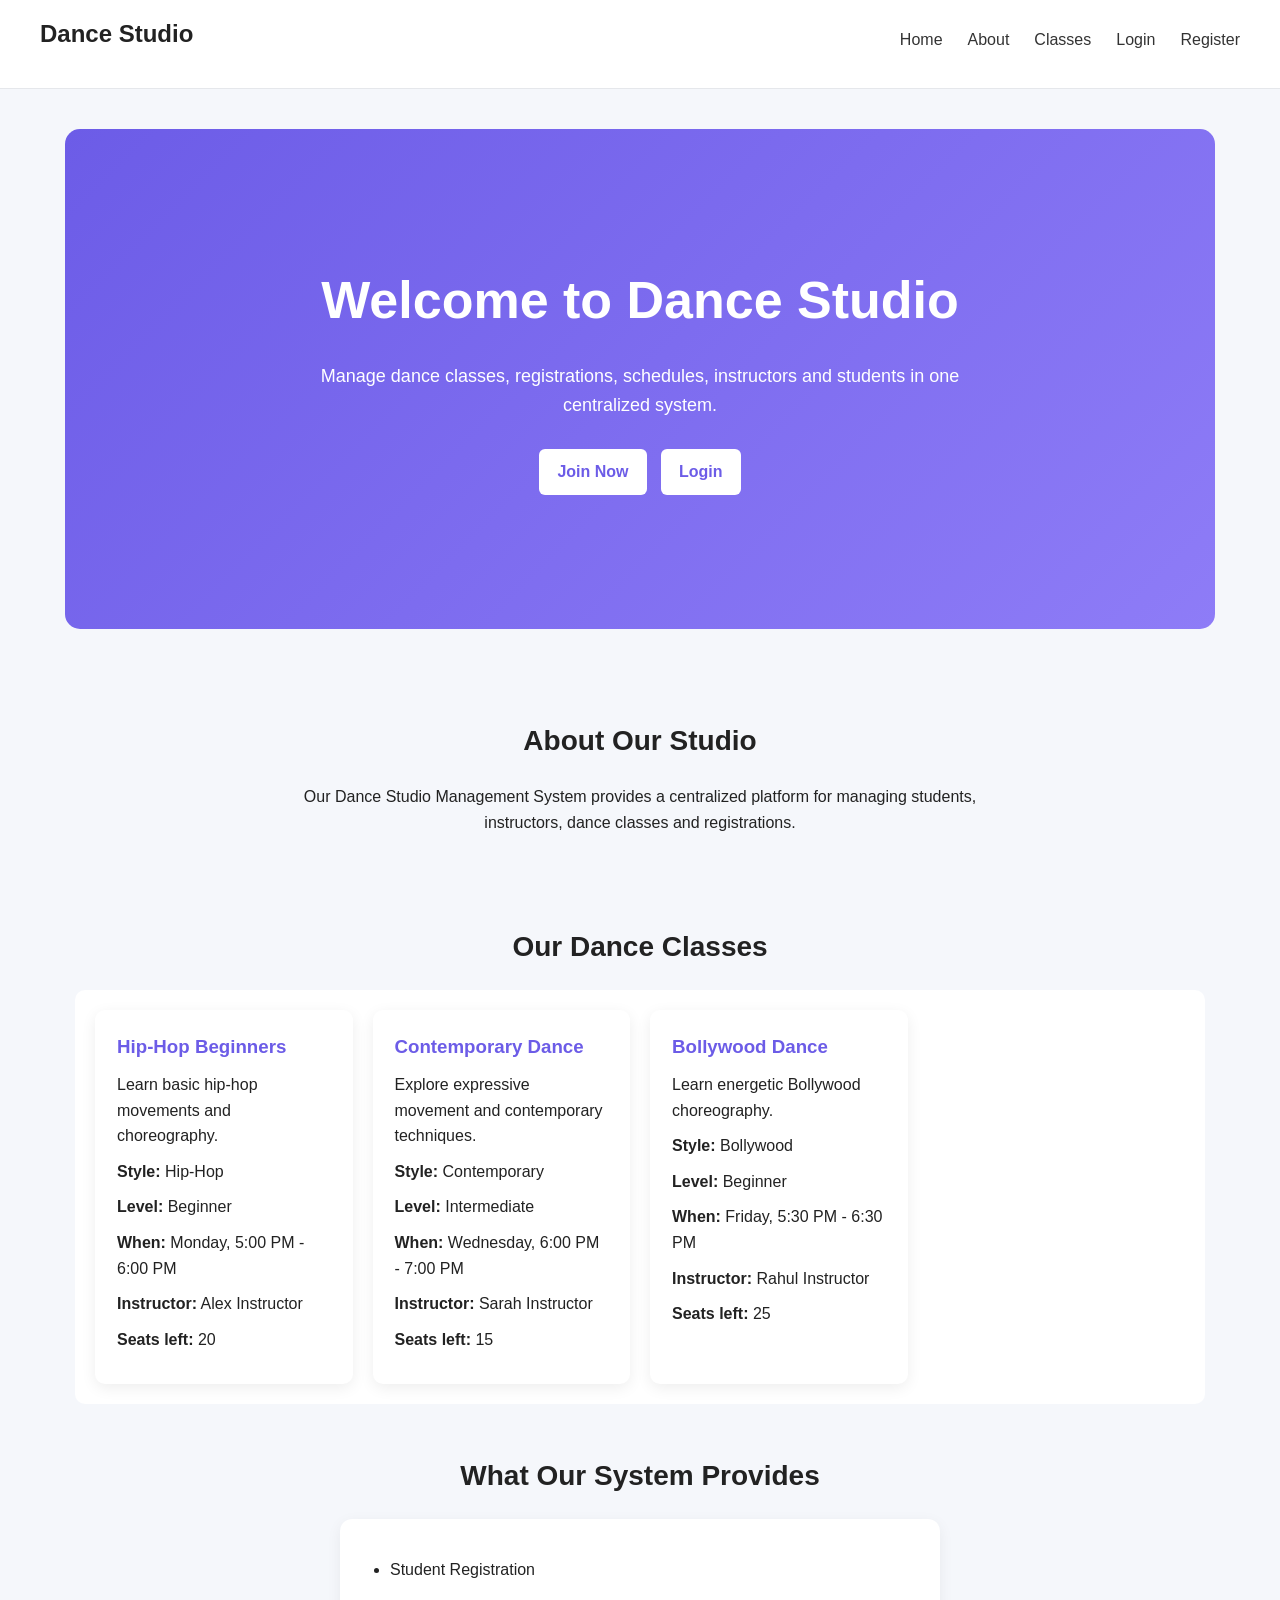
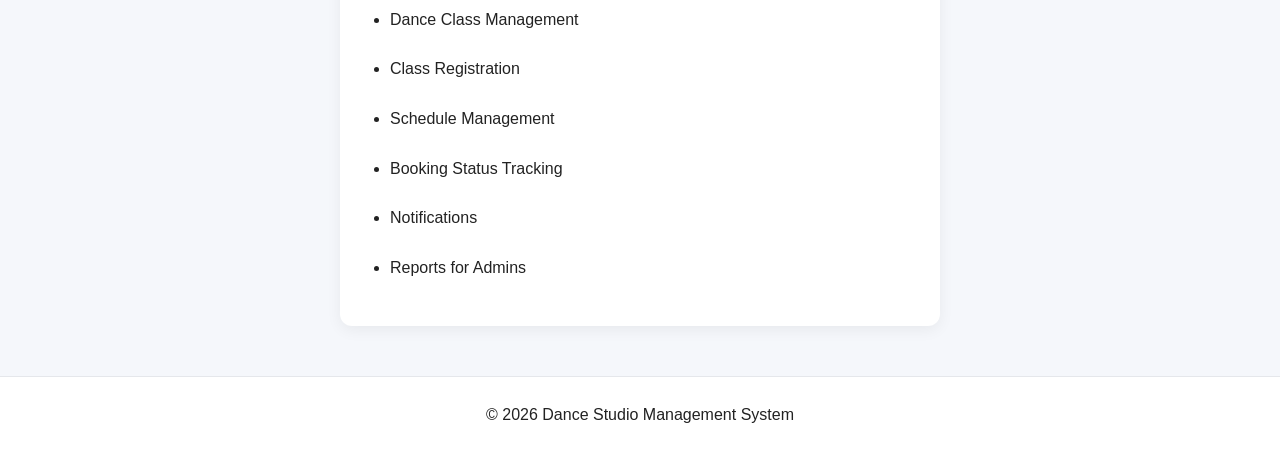
<file: index.html>
<!DOCTYPE html>
<html lang="en">

<head>
    <meta charset="UTF-8">
    <meta name="viewport" content="width=device-width, initial-scale=1.0">

    <link rel="stylesheet" href="css/style.css">

    <title>Dance Studio Management</title>
</head>

<body>

    <!-- Navigation Bar -->
    <header>
        <nav>
            <h2>Dance Studio</h2>

            <ul>
                <li><a href="index.html">Home</a></li>
                <li><a href="#about">About</a></li>
                <li><a href="#classes">Classes</a></li>

                <li class="guest-only"><a href="login.html">Login</a></li>
                <li class="guest-only"><a href="register.html">Register</a></li>

                <li class="user-only" hidden>
                    <a href="login.html" class="dashboard-link">Dashboard</a>
                </li>
                <li class="user-only" hidden>
                    <a href="#" onclick="logoutUser()">Logout</a>
                </li>
            </ul>
        </nav>
    </header>


    <main>

        <!-- Hero Section -->
        <section id="home" class="hero">

            <h1>Welcome to Dance Studio</h1>

            <p>
                Manage dance classes, registrations, schedules,
                instructors and students in one centralized system.
            </p>

            <div>
                <a href="register.html" class="btn guest-only">Join Now</a>
                <a href="login.html" class="btn guest-only">Login</a>
                <a href="login.html" class="btn user-only dashboard-link" hidden>Go to Dashboard</a>
            </div>

        </section>


        <!-- About Section -->
        <section id="about" class="about-section">

            <h2>About Our Studio</h2>

            <p>
                Our Dance Studio Management System provides a
                centralized platform for managing students,
                instructors, dance classes and registrations.
            </p>

        </section>


        <!-- Classes Section (built from the real classes) -->
        <section id="classes" class="classes-section">

            <h2>Our Dance Classes</h2>

            <div id="homeClasses" class="home-class-grid">
                <!-- JavaScript adds the classes here -->
            </div>

        </section>


        <!-- Features Section -->
        <section id="features" class="features-section">

            <h2>What Our System Provides</h2>

            <ul>
                <li>Student Registration</li>
                <li>Dance Class Management</li>
                <li>Class Registration</li>
                <li>Schedule Management</li>
                <li>Booking Status Tracking</li>
                <li>Notifications</li>
                <li>Reports for Admins</li>
            </ul>

        </section>

    </main>


    <!-- Footer -->
    <footer>

        <p>
            &copy; 2026 Dance Studio Management System
        </p>

    </footer>


    <!-- JavaScript -->
    <script src="js/data.js"></script>
    <script src="js/auth.js"></script>
    <script src="js/ui.js"></script>
    <script src="js/home.js"></script>

</body>

</html>
</file>
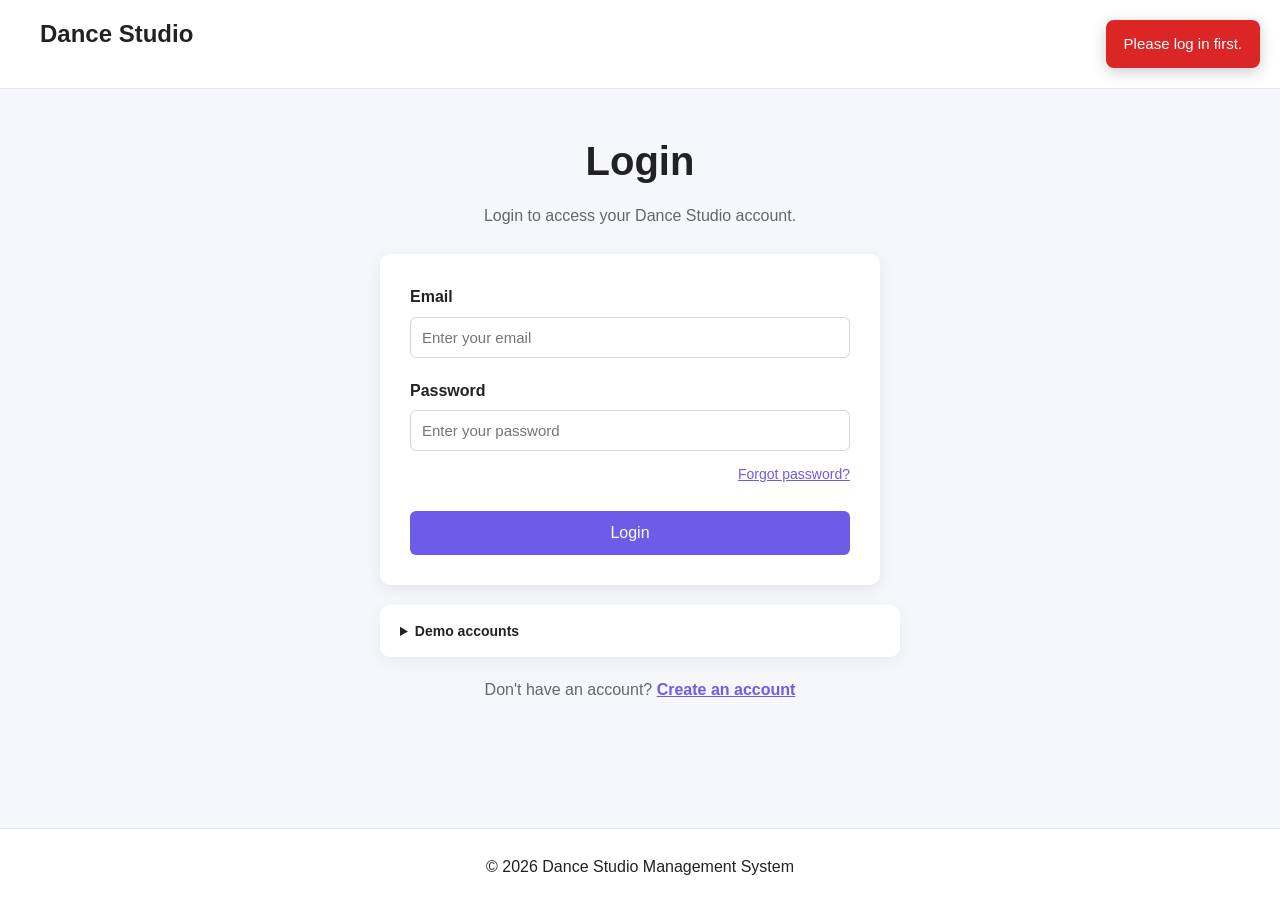
<file: admin.html>
<!DOCTYPE html>
<html lang="en">

<head>

    <meta charset="UTF-8">
    <meta name="viewport" content="width=device-width, initial-scale=1.0">

    <link rel="stylesheet" href="css/style.css">

    <title>Admin Dashboard | Dance Studio</title>

</head>


<body>


<header>

    <nav>

        <h2>Dance Studio</h2>

        <ul>
            <li><a href="admin.html">Dashboard</a></li>
            <li><a href="#users">Users</a></li>
            <li><a href="#classes">Classes</a></li>
            <li><a href="#registrations">Registrations</a></li>
            <li><a href="#reports">Reports</a></li>
            <li>
                <a href="#notifications">
                    Notifications
                    <span id="notificationBadge" class="count-badge" hidden></span>
                </a>
            </li>
            <li><a href="change-password.html">Change Password</a></li>
            <li><a href="#" onclick="logoutUser()">Logout</a></li>
        </ul>

    </nav>

</header>


<main class="dashboard-page">


    <!-- HEADER -->

    <section class="dashboard-header">

        <h1>Admin Dashboard</h1>

        <p>
            Manage users, classes, registrations and studio operations.
        </p>

    </section>


    <!-- STATISTICS -->

    <section class="stats-section">

        <h2>Studio Overview</h2>

        <div class="stats-grid">

            <div>
                <h3 id="statStudents">0</h3>
                <p>Total Students</p>
            </div>

            <div>
                <h3 id="statInstructors">0</h3>
                <p>Instructors</p>
            </div>

            <div>
                <h3 id="statClasses">0</h3>
                <p>Active Classes</p>
            </div>

            <div>
                <h3 id="statPending">0</h3>
                <p>Pending Registrations</p>
            </div>

        </div>

    </section>


    <!-- USERS -->

    <section id="users">

        <h2>User Management</h2>

        <div class="toolbar">

            <div>
                <label for="userSearch">Search</label>
                <input
                    type="search"
                    id="userSearch"
                    placeholder="Search by name or email..."
                    oninput="renderUsers()"
                >
            </div>

            <div>
                <label for="userRoleFilter">Role</label>
                <select id="userRoleFilter" onchange="renderUsers()">
                    <option value="">All Roles</option>
                    <option value="student">Student</option>
                    <option value="instructor">Instructor</option>
                    <option value="admin">Admin</option>
                </select>
            </div>

        </div>

        <div class="table-container">

            <table>

                <thead>
                    <tr>
                        <th>Name</th>
                        <th>Email</th>
                        <th>Role</th>
                        <th>Status</th>
                        <th>Actions</th>
                    </tr>
                </thead>

                <tbody id="adminUserTable">
                    <!-- JavaScript adds users here -->
                </tbody>

            </table>

        </div>

    </section>


    <!-- CLASS MANAGEMENT -->

    <section id="classes">

        <h2>Class Management</h2>

        <!-- ADD / EDIT CLASS FORM -->

        <div class="class-form" id="classFormBox">

            <h3 id="classFormTitle">Add New Dance Class</h3>

            <div class="form-grid">

                <div>
                    <label for="className">Class Name</label>
                    <input type="text" id="className" placeholder="Example: Salsa Beginners">
                </div>

                <div>
                    <label for="classStyle">Dance Style</label>
                    <input type="text" id="classStyle" list="styleList" placeholder="Example: Salsa">
                    <datalist id="styleList">
                        <option value="Hip-Hop">
                        <option value="Contemporary">
                        <option value="Bollywood">
                        <option value="Classical">
                        <option value="Salsa">
                    </datalist>
                </div>

                <div>
                    <label for="classInstructor">Instructor</label>
                    <select id="classInstructor">
                        <option value="">Select Instructor</option>
                    </select>
                </div>

                <div>
                    <label for="classLevel">Level</label>
                    <select id="classLevel">
                        <option value="">Select Level</option>
                        <option value="Beginner">Beginner</option>
                        <option value="Intermediate">Intermediate</option>
                        <option value="Advanced">Advanced</option>
                    </select>
                </div>

                <div>
                    <label for="classDay">Day</label>
                    <select id="classDay">
                        <option value="">Select Day</option>
                        <option value="Monday">Monday</option>
                        <option value="Tuesday">Tuesday</option>
                        <option value="Wednesday">Wednesday</option>
                        <option value="Thursday">Thursday</option>
                        <option value="Friday">Friday</option>
                        <option value="Saturday">Saturday</option>
                        <option value="Sunday">Sunday</option>
                    </select>
                </div>

                <div>
                    <label for="classCapacity">Capacity</label>
                    <input type="number" id="classCapacity" min="1" step="1" placeholder="Example: 20">
                </div>

                <div>
                    <label for="classStart">Start Time</label>
                    <input type="time" id="classStart">
                </div>

                <div>
                    <label for="classEnd">End Time</label>
                    <input type="time" id="classEnd">
                </div>

                <div class="form-wide">
                    <label for="classDescription">Description (optional)</label>
                    <input type="text" id="classDescription" placeholder="Short description of the class">
                </div>

            </div>

            <button type="button" id="classSubmitButton" onclick="handleSubmitClassForm()">
                Add Class
            </button>

            <button type="button" id="classCancelButton" class="btn-secondary" onclick="resetClassForm()" hidden>
                Cancel Edit
            </button>

        </div>


        <!-- CLASS TABLE -->

        <h3>Existing Classes</h3>

        <div class="toolbar">

            <div>
                <label for="classSearch">Search</label>
                <input
                    type="search"
                    id="classSearch"
                    placeholder="Search by class, style, instructor..."
                    oninput="renderClasses()"
                >
            </div>

        </div>

        <div class="table-container">

            <table>

                <thead>
                    <tr>
                        <th>Class Name</th>
                        <th>Style</th>
                        <th>Level</th>
                        <th>Instructor</th>
                        <th>Schedule</th>
                        <th>Seats</th>
                        <th>Actions</th>
                    </tr>
                </thead>

                <tbody id="adminClassTable">
                    <!-- JavaScript adds classes here -->
                </tbody>

            </table>

        </div>

    </section>


    <!-- REGISTRATIONS -->

    <section id="registrations">

        <h2>Registration Requests</h2>

        <div class="toolbar">

            <div>
                <label for="registrationSearch">Search</label>
                <input
                    type="search"
                    id="registrationSearch"
                    placeholder="Search by student, class, instructor..."
                    oninput="renderRegistrations()"
                >
            </div>

            <div>
                <label for="registrationStatusFilter">Status</label>
                <select id="registrationStatusFilter" onchange="renderRegistrations()">
                    <option value="">All Statuses</option>
                    <option value="Pending">Pending</option>
                    <option value="Approved">Approved</option>
                    <option value="Rejected">Rejected</option>
                    <option value="Cancelled">Cancelled</option>
                </select>
            </div>

        </div>

        <div class="table-container">

            <table>

                <thead>
                    <tr>
                        <th>Student</th>
                        <th>Class</th>
                        <th>Instructor</th>
                        <th>Request Date</th>
                        <th>Status</th>
                        <th>Action</th>
                    </tr>
                </thead>

                <tbody id="adminRegistrationTable">
                    <!-- JavaScript adds registrations here -->
                </tbody>

            </table>

        </div>

    </section>


    <!-- REPORTS -->

    <section id="reports">

        <h2>Basic Reports</h2>

        <div class="report-card">
            <h3>Student Statistics</h3>
            <div id="studentReport"></div>
        </div>

        <div class="report-card">
            <h3>Class Statistics</h3>
            <div id="classReport"></div>
        </div>

        <div class="report-card">
            <h3>Registration Statistics</h3>
            <div id="registrationReport"></div>
        </div>

        <div class="report-card report-wide">
            <h3>Class Seat Usage</h3>
            <div id="usageReport"></div>
        </div>

    </section>


    <!-- NOTIFICATIONS -->

    <section id="notifications">

        <h2>Notifications</h2>

        <div class="notification-list">

            <button type="button" class="btn-small btn-secondary" onclick="handleMarkAllRead()">
                Mark all as read
            </button>

            <div id="notificationList">
                <!-- JavaScript adds notifications here -->
            </div>

        </div>

    </section>


</main>


<!-- EDIT USER DIALOG -->

<dialog id="userDialog">

    <form onsubmit="handleSaveUser(event)">

        <h3>Edit User</h3>

        <div>
            <label for="editUserEmail">Email</label>
            <input type="text" id="editUserEmail" disabled>
        </div>

        <div>
            <label for="editUserName">Name</label>
            <input type="text" id="editUserName" required>
        </div>

        <div>
            <label for="editUserRole">Role</label>
            <select id="editUserRole">
                <option value="student">Student</option>
                <option value="instructor">Instructor</option>
                <option value="admin">Admin</option>
            </select>
        </div>

        <div>
            <label for="editUserStatus">Status</label>
            <select id="editUserStatus">
                <option value="Active">Active</option>
                <option value="Inactive">Inactive</option>
                <option value="Pending">Pending</option>
            </select>
        </div>

        <button type="submit">Save Changes</button>

        <button type="button" class="btn-secondary" onclick="closeUserDialog()">
            Cancel
        </button>

    </form>

</dialog>


<!-- TEMPORARY PASSWORD DIALOG -->

<dialog id="tempPasswordDialog">

    <h3>Password Reset</h3>

    <p>
        New temporary password for
        <strong id="tempPasswordUser"></strong>:
    </p>

    <p class="reset-code" id="tempPasswordValue"></p>

    <p>
        This is shown only once. Give it to the user and ask them
        to change it from <strong>Change Password</strong> after logging in.
    </p>

    <button type="button" onclick="closeTempPasswordDialog()">Done</button>

</dialog>


<footer>

    <p>&copy; 2026 Dance Studio Management System</p>

</footer>


<!-- JAVASCRIPT -->

<script src="js/data.js"></script>
<script src="js/auth.js"></script>
<script src="js/ui.js"></script>
<script src="js/admin.js"></script>

<script>

    if (protectPage("admin")) {

        initializeAdminDashboard();

    }

</script>


</body>

</html>
</file>
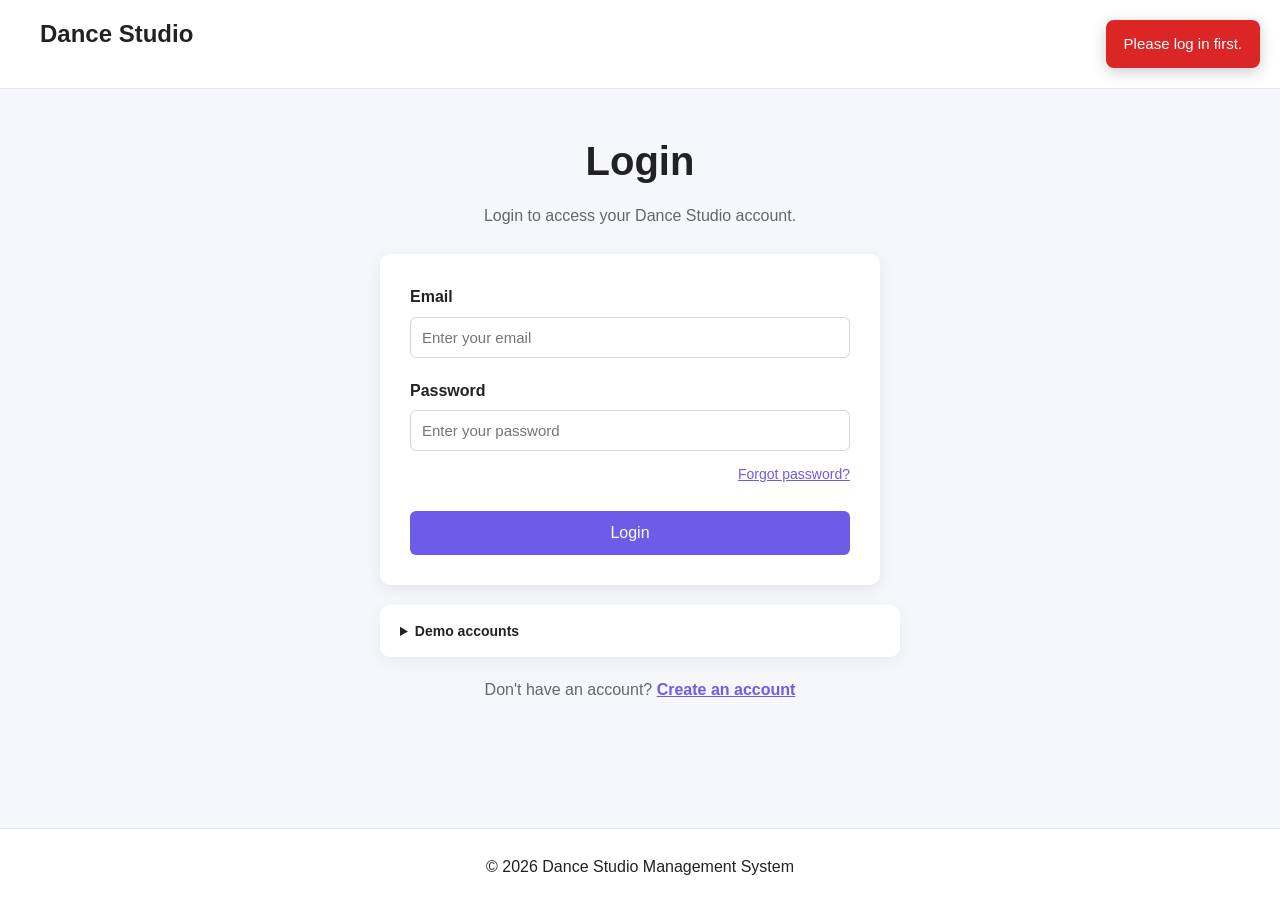
<file: change-password.html>
<!DOCTYPE html>
<html lang="en">

<head>
    <meta charset="UTF-8">
    <meta name="viewport" content="width=device-width, initial-scale=1.0">

    <link rel="stylesheet" href="css/style.css">

    <title>Change Password | Dance Studio</title>
</head>

<body>

    <header>

        <nav>

            <h2>Dance Studio</h2>

            <ul>
                <li><a href="login.html" class="dashboard-link">Dashboard</a></li>
                <li><a href="#" onclick="logoutUser()">Logout</a></li>
            </ul>

        </nav>

    </header>


    <main class="account-page">

        <section class="auth-container">

            <h1>Change Password</h1>

            <p>
                Enter your current password, then choose a new one.
            </p>


            <form onsubmit="handleChangePassword(event)">

                <div>

                    <label for="currentPassword">Current Password</label>

                    <input
                        type="password"
                        id="currentPassword"
                        placeholder="Enter your current password"
                        autocomplete="current-password"
                        required
                    >

                </div>

                <div>

                    <label for="newPassword">New Password</label>

                    <input
                        type="password"
                        id="newPassword"
                        placeholder="At least 6 characters"
                        minlength="6"
                        autocomplete="new-password"
                        required
                    >

                </div>

                <div>

                    <label for="confirmNewPassword">Confirm New Password</label>

                    <input
                        type="password"
                        id="confirmNewPassword"
                        placeholder="Re-enter the new password"
                        minlength="6"
                        autocomplete="new-password"
                        required
                    >

                </div>

                <button type="submit">Change Password</button>

            </form>


            <p>
                <a href="login.html" class="dashboard-link">Back to dashboard</a>
            </p>

        </section>

    </main>


    <footer>

        <p>
            &copy; 2026 Dance Studio Management System
        </p>

    </footer>


    <!-- JavaScript -->
    <script src="js/data.js"></script>
    <script src="js/auth.js"></script>
    <script src="js/ui.js"></script>
    <script src="js/password.js"></script>

    <script>

        setupChangePasswordPage();

    </script>

</body>

</html>
</file>
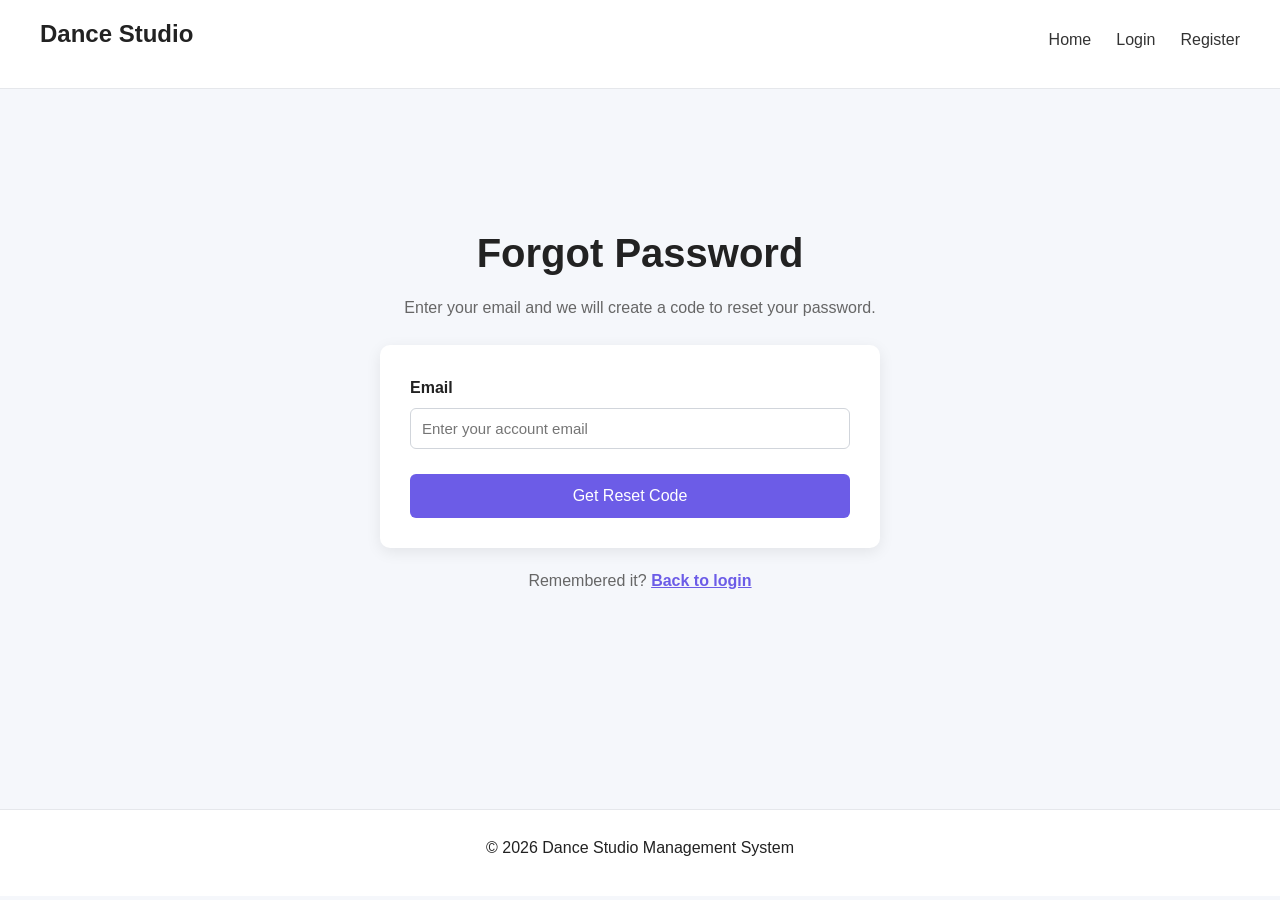
<file: forgot-password.html>
<!DOCTYPE html>
<html lang="en">

<head>
    <meta charset="UTF-8">
    <meta name="viewport" content="width=device-width, initial-scale=1.0">

    <link rel="stylesheet" href="css/style.css">

    <title>Forgot Password | Dance Studio</title>
</head>

<body>

    <header>

        <nav>

            <h2>Dance Studio</h2>

            <ul>
                <li><a href="index.html">Home</a></li>
                <li><a href="login.html">Login</a></li>
                <li><a href="register.html">Register</a></li>
            </ul>

        </nav>

    </header>


    <main class="auth-page">

        <section class="auth-container">

            <h1>Forgot Password</h1>

            <p>
                Enter your email and we will create a code to reset your password.
            </p>


            <!-- STEP 1: ask for the email -->

            <form id="requestForm" onsubmit="handleRequestReset(event)">

                <div>

                    <label for="resetEmail">Email</label>

                    <input
                        type="email"
                        id="resetEmail"
                        placeholder="Enter your account email"
                        autocomplete="username"
                        required
                    >

                </div>

                <button type="submit">Get Reset Code</button>

            </form>


            <!-- STEP 2: code + new password -->

            <form id="resetForm" onsubmit="handleResetPassword(event)" hidden>

                <div class="reset-notice">

                    <p>
                        Resetting the password for
                        <strong id="resetEmailLabel"></strong>
                    </p>

                    <p>
                        <strong>Demo mode:</strong> this project cannot send emails,
                        so your code is shown here. A real system would email it.
                    </p>

                    <p class="reset-code" id="resetCode"></p>

                    <p>
                        The code works for <span id="resetMinutes"></span> minutes.
                    </p>

                </div>

                <div>

                    <label for="resetCodeInput">Reset Code</label>

                    <input
                        type="text"
                        id="resetCodeInput"
                        placeholder="Enter the 6-digit code"
                        inputmode="numeric"
                        maxlength="6"
                        autocomplete="one-time-code"
                        required
                    >

                </div>

                <div>

                    <label for="newPassword">New Password</label>

                    <input
                        type="password"
                        id="newPassword"
                        placeholder="At least 6 characters"
                        minlength="6"
                        autocomplete="new-password"
                        required
                    >

                </div>

                <div>

                    <label for="confirmNewPassword">Confirm New Password</label>

                    <input
                        type="password"
                        id="confirmNewPassword"
                        placeholder="Re-enter the new password"
                        minlength="6"
                        autocomplete="new-password"
                        required
                    >

                </div>

                <button type="submit">Reset Password</button>

                <button type="button" class="btn-secondary" onclick="handleRestartReset()">
                    Send a new code
                </button>

            </form>


            <p>
                Remembered it?
                <a href="login.html">Back to login</a>
            </p>

        </section>

    </main>


    <footer>

        <p>
            &copy; 2026 Dance Studio Management System
        </p>

    </footer>


    <!-- JavaScript -->
    <script src="js/data.js"></script>
    <script src="js/auth.js"></script>
    <script src="js/ui.js"></script>
    <script src="js/password.js"></script>

</body>

</html>
</file>
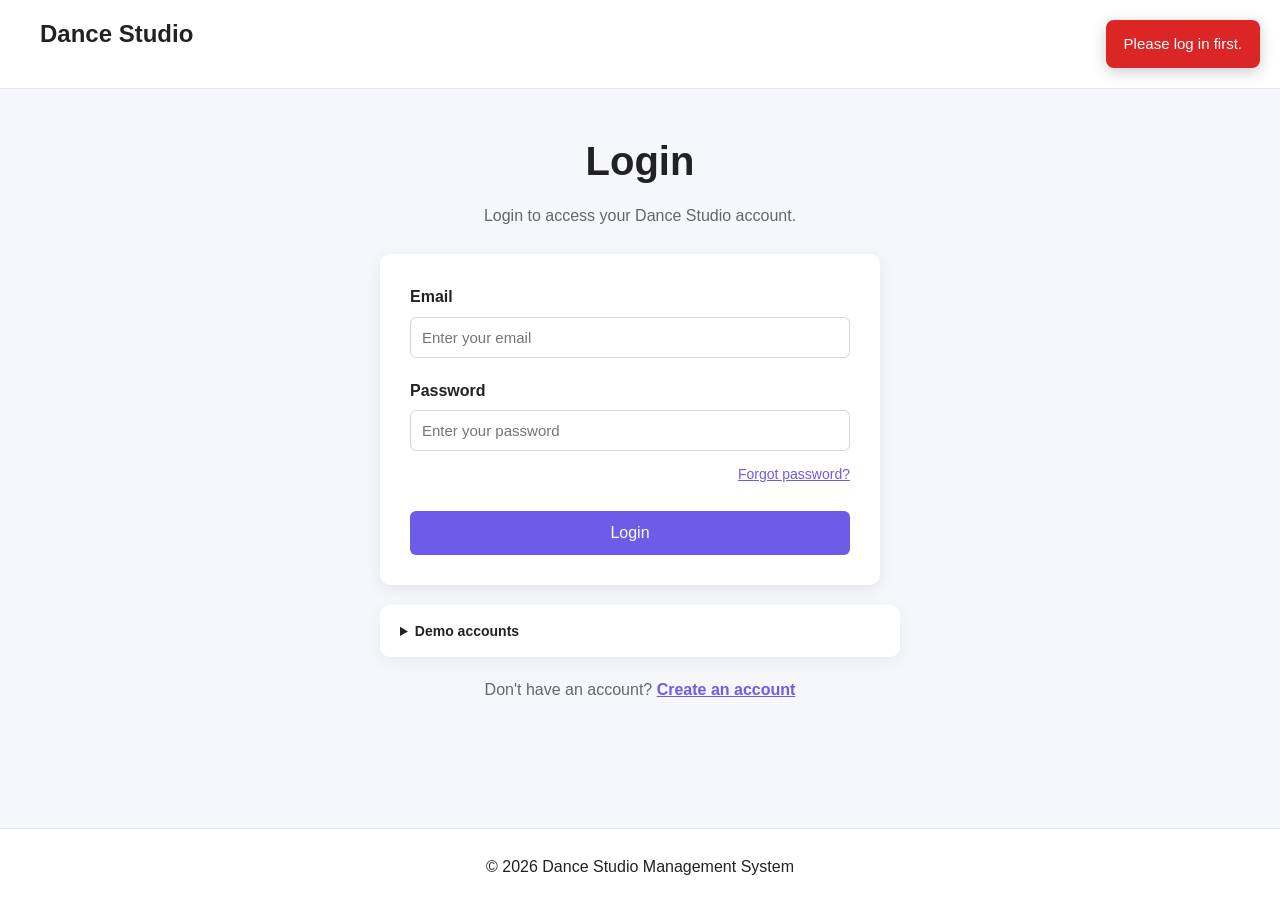
<file: instructor.html>
<!DOCTYPE html>
<html lang="en">

<head>

    <meta charset="UTF-8">
    <meta name="viewport" content="width=device-width, initial-scale=1.0">

    <link rel="stylesheet" href="css/style.css">

    <title>Instructor Dashboard | Dance Studio</title>

</head>


<body>


<header>

    <nav>

        <h2>Dance Studio</h2>

        <ul>
            <li><a href="instructor.html">Dashboard</a></li>
            <li><a href="#classes">My Classes</a></li>
            <li><a href="#students">Students</a></li>
            <li><a href="#schedule">Schedule</a></li>
            <li>
                <a href="#notifications">
                    Notifications
                    <span id="notificationBadge" class="count-badge" hidden></span>
                </a>
            </li>
            <li><a href="change-password.html">Change Password</a></li>
            <li><a href="#" onclick="logoutUser()">Logout</a></li>
        </ul>

    </nav>

</header>


<main class="dashboard-page">


    <!-- HEADER -->

    <section class="dashboard-header">

        <h1>
            Welcome, <span id="instructorName">Instructor</span>!
        </h1>

        <p>
            Manage your assigned dance classes and
            view registered students.
        </p>

    </section>


    <!-- STATISTICS -->

    <section class="stats-section">

        <h2>My Overview</h2>

        <div class="stats-grid">

            <div>
                <h3 id="statClasses">0</h3>
                <p>Assigned Classes</p>
            </div>

            <div>
                <h3 id="statStudents">0</h3>
                <p>Enrolled Students</p>
            </div>

            <div>
                <h3 id="statPending">0</h3>
                <p>Pending Requests</p>
            </div>

            <div>
                <h3 id="statNotifications">0</h3>
                <p>Unread Notifications</p>
            </div>

        </div>

    </section>


    <!-- MY CLASSES -->

    <section id="classes">

        <h2>My Classes</h2>

        <div class="table-container">

            <table>

                <thead>
                    <tr>
                        <th>Class Name</th>
                        <th>Style</th>
                        <th>Level</th>
                        <th>Day</th>
                        <th>Time</th>
                        <th>Seats</th>
                    </tr>
                </thead>

                <tbody id="instructorClassTable">
                    <!-- JavaScript adds classes here -->
                </tbody>

            </table>

        </div>

    </section>


    <!-- REGISTERED STUDENTS -->

    <section id="students">

        <h2>Registered Students</h2>

        <div class="toolbar">

            <div>
                <label for="studentSearch">Search</label>
                <input
                    type="search"
                    id="studentSearch"
                    placeholder="Search by name, email, class..."
                    oninput="renderInstructorStudents()"
                >
            </div>

            <div>
                <label for="studentClassFilter">Class</label>
                <select id="studentClassFilter" onchange="renderInstructorStudents()">
                    <option value="">All My Classes</option>
                </select>
            </div>

            <div>
                <label for="studentStatusFilter">Status</label>
                <select id="studentStatusFilter" onchange="renderInstructorStudents()">
                    <option value="">All Statuses</option>
                    <option value="Pending">Pending</option>
                    <option value="Approved">Approved</option>
                    <option value="Rejected">Rejected</option>
                    <option value="Cancelled">Cancelled</option>
                </select>
            </div>

        </div>

        <div class="table-container">

            <table>

                <thead>
                    <tr>
                        <th>Student Name</th>
                        <th>Email</th>
                        <th>Class</th>
                        <th>Registration Date</th>
                        <th>Status</th>
                    </tr>
                </thead>

                <tbody id="instructorStudentTable">
                    <!-- JavaScript adds students here -->
                </tbody>

            </table>

        </div>

    </section>


    <!-- SCHEDULE -->

    <section id="schedule">

        <h2>My Weekly Schedule</h2>

        <div>
            <ul id="scheduleList">
                <!-- JavaScript adds scheduled classes here -->
            </ul>
        </div>

    </section>


    <!-- NOTIFICATIONS -->

    <section id="notifications">

        <h2>Notifications</h2>

        <div class="notification-list">

            <button type="button" class="btn-small btn-secondary" onclick="handleMarkAllRead()">
                Mark all as read
            </button>

            <div id="notificationList">
                <!-- JavaScript adds notifications here -->
            </div>

        </div>

    </section>


</main>


<footer>

    <p>&copy; 2026 Dance Studio Management System</p>

</footer>


<!-- JAVASCRIPT -->

<script src="js/data.js"></script>
<script src="js/auth.js"></script>
<script src="js/ui.js"></script>
<script src="js/instructor.js"></script>

<script>

    if (protectPage("instructor")) {

        displayUserName("instructorName");

        initializeInstructorDashboard();

    }

</script>


</body>

</html>
</file>
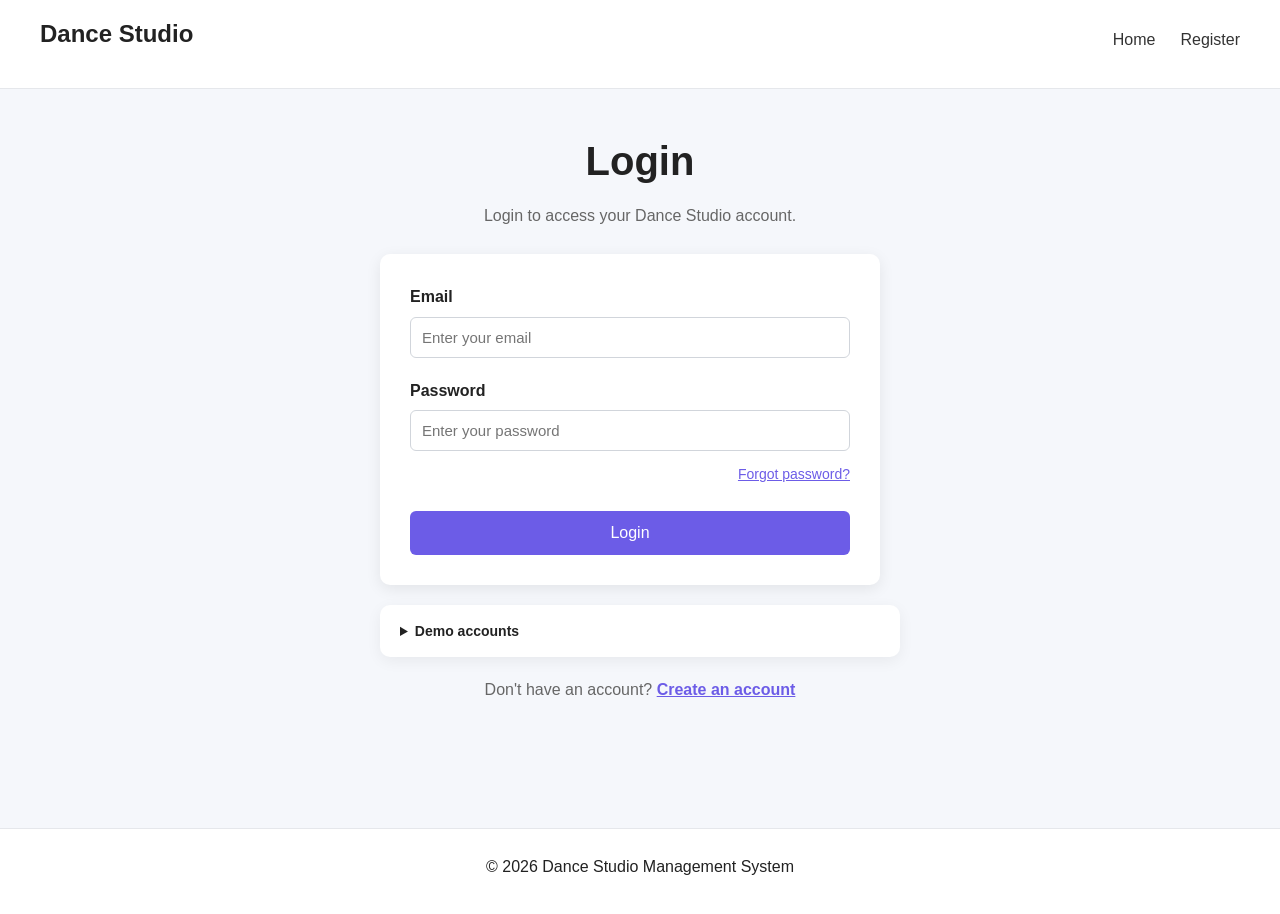
<file: login.html>
<!DOCTYPE html>
<html lang="en">

<head>
    <meta charset="UTF-8">
    <meta name="viewport" content="width=device-width, initial-scale=1.0">

    <link rel="stylesheet" href="css/style.css">

    <title>Login | Dance Studio</title>
</head>

<body>

    <header>

        <nav>

            <h2>Dance Studio</h2>

            <ul>
                <li><a href="index.html">Home</a></li>
                <li><a href="register.html">Register</a></li>
            </ul>

        </nav>

    </header>


    <main class="auth-page">

        <section class="auth-container">

            <h1>Login</h1>

            <p>
                Login to access your Dance Studio account.
            </p>


            <form onsubmit="loginUser(event)">

                <div>

                    <label for="email">Email</label>

                    <input
                        type="email"
                        id="email"
                        placeholder="Enter your email"
                        autocomplete="username"
                        required
                    >

                </div>


                <div>

                    <label for="password">Password</label>

                    <input
                        type="password"
                        id="password"
                        placeholder="Enter your password"
                        autocomplete="current-password"
                        required
                    >

                </div>


                <div class="forgot-link">
                    <a href="forgot-password.html">Forgot password?</a>
                </div>


                <button type="submit">Login</button>

            </form>


            <!-- Remove this box before sharing the project publicly -->
            <details class="demo-accounts">

                <summary>Demo accounts</summary>

                <p><strong>Admin:</strong> admin@dance.com / admin123</p>
                <p><strong>Instructor:</strong> alex@dance.com / alex123</p>
                <p><strong>Instructor:</strong> sarah@dance.com / sarah123</p>
                <p><strong>Instructor:</strong> rahul@dance.com / rahul123</p>
                <p><strong>Student:</strong> aarav@example.com / student123</p>

            </details>


            <p>
                Don't have an account?
                <a href="register.html">Create an account</a>
            </p>

        </section>

    </main>


    <footer>

        <p>
            &copy; 2026 Dance Studio Management System
        </p>

    </footer>


    <!-- JavaScript -->
    <script src="js/data.js"></script>
    <script src="js/auth.js"></script>

</body>

</html>
</file>
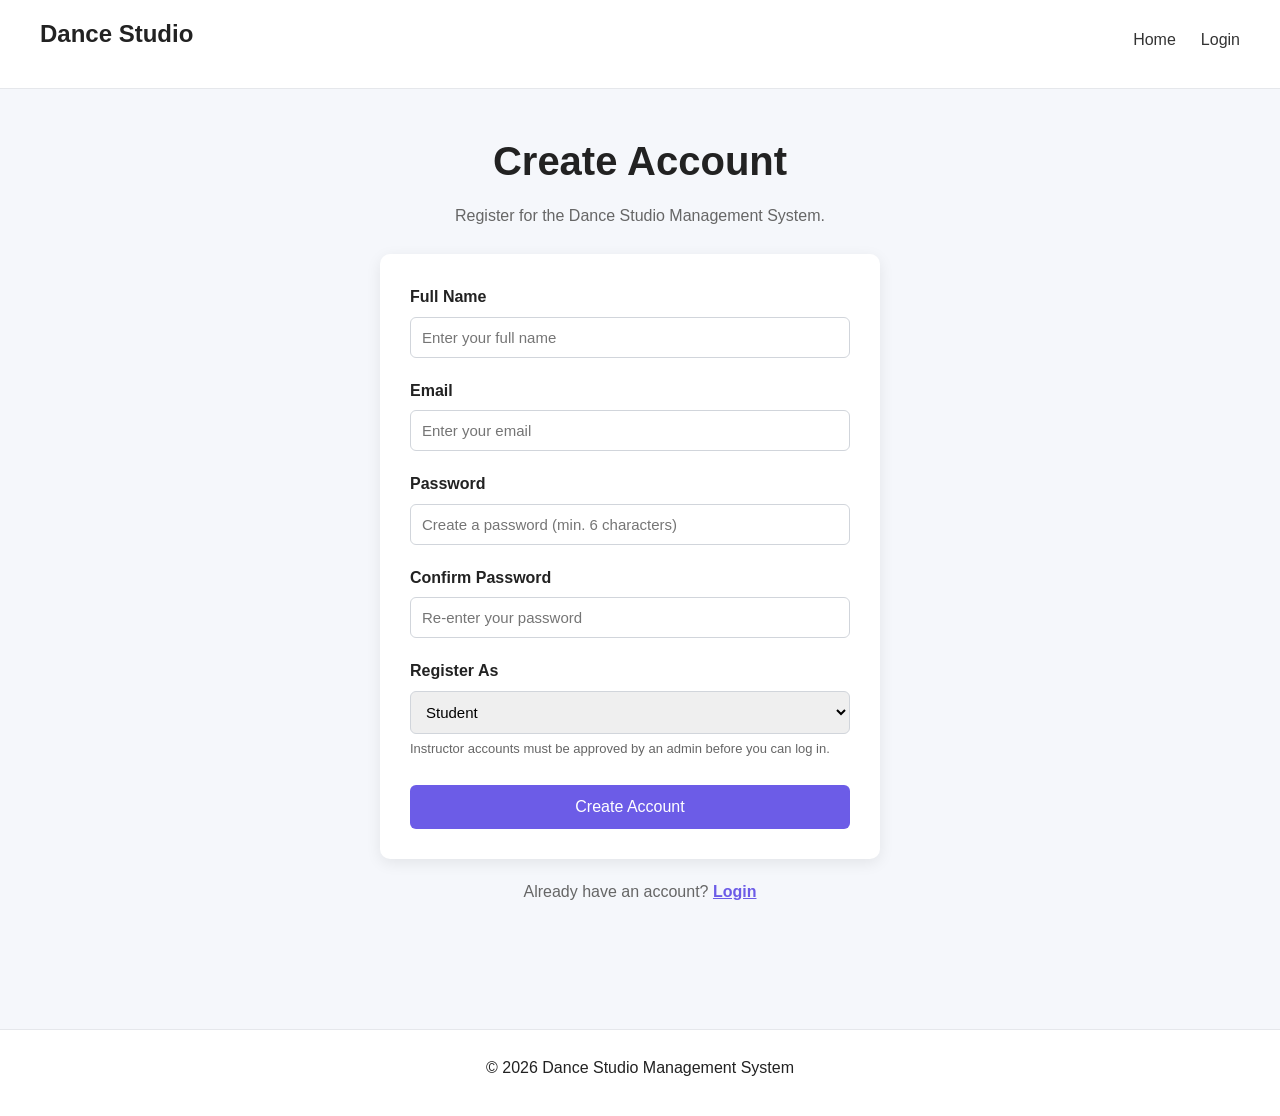
<file: register.html>
<!DOCTYPE html>
<html lang="en">

<head>
    <meta charset="UTF-8">
    <meta name="viewport" content="width=device-width, initial-scale=1.0">

    <link rel="stylesheet" href="css/style.css">

    <title>Register | Dance Studio</title>
</head>

<body>

    <header>

        <nav>

            <h2>Dance Studio</h2>

            <ul>
                <li><a href="index.html">Home</a></li>
                <li><a href="login.html">Login</a></li>
            </ul>

        </nav>

    </header>


    <main class="auth-page">

        <section class="auth-container">

            <h1>Create Account</h1>

            <p>
                Register for the Dance Studio Management System.
            </p>


            <form onsubmit="registerUser(event)">

                <div>

                    <label for="name">Full Name</label>

                    <input
                        type="text"
                        id="name"
                        placeholder="Enter your full name"
                        autocomplete="name"
                        required
                    >

                </div>


                <div>

                    <label for="email">Email</label>

                    <input
                        type="email"
                        id="email"
                        placeholder="Enter your email"
                        autocomplete="email"
                        required
                    >

                </div>


                <div>

                    <label for="password">Password</label>

                    <input
                        type="password"
                        id="password"
                        placeholder="Create a password (min. 6 characters)"
                        minlength="6"
                        autocomplete="new-password"
                        required
                    >

                </div>


                <div>

                    <label for="confirmPassword">Confirm Password</label>

                    <input
                        type="password"
                        id="confirmPassword"
                        placeholder="Re-enter your password"
                        minlength="6"
                        autocomplete="new-password"
                        required
                    >

                </div>


                <div>

                    <label for="role">Register As</label>

                    <select id="role">
                        <option value="student">Student</option>
                        <option value="instructor">Instructor</option>
                    </select>

                    <small class="form-hint">
                        Instructor accounts must be approved by an admin
                        before you can log in.
                    </small>

                </div>


                <button type="submit">Create Account</button>

            </form>


            <p>
                Already have an account?
                <a href="login.html">Login</a>
            </p>

        </section>

    </main>


    <footer>

        <p>
            &copy; 2026 Dance Studio Management System
        </p>

    </footer>


    <!-- JavaScript -->
    <script src="js/data.js"></script>
    <script src="js/auth.js"></script>

</body>

</html>
</file>
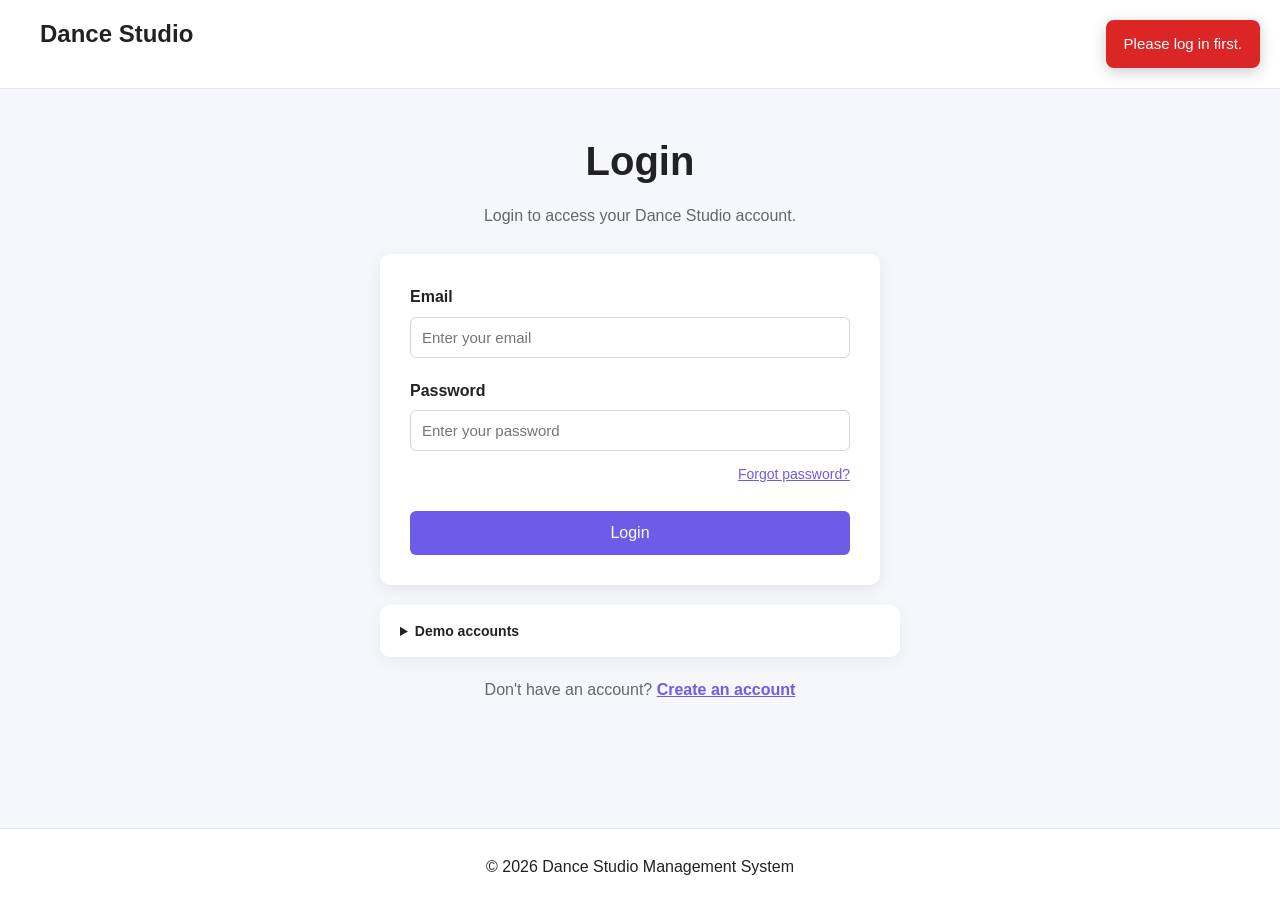
<file: student.html>
<!DOCTYPE html>
<html lang="en">

<head>

    <meta charset="UTF-8">
    <meta name="viewport" content="width=device-width, initial-scale=1.0">

    <link rel="stylesheet" href="css/style.css">

    <title>Student Dashboard | Dance Studio</title>

</head>

<body>

    <!-- Navigation -->
    <header>

        <nav>

            <h2>Dance Studio</h2>

            <ul>
                <li><a href="student.html">Dashboard</a></li>
                <li><a href="#classes">Browse Classes</a></li>
                <li><a href="#registrations">My Registrations</a></li>
                <li><a href="#schedule">Schedule</a></li>
                <li>
                    <a href="#notifications">
                        Notifications
                        <span id="notificationBadge" class="count-badge" hidden></span>
                    </a>
                </li>
                <li><a href="change-password.html">Change Password</a></li>
            <li><a href="#" onclick="logoutUser()">Logout</a></li>
            </ul>

        </nav>

    </header>


    <!-- Main Dashboard -->
    <main class="dashboard-page">


        <!-- Welcome Header -->
        <section class="dashboard-header">

            <h1>
                Welcome, <span id="studentName">Student</span>!
            </h1>

            <p>
                Manage your dance classes, registrations and
                schedule from your dashboard.
            </p>

        </section>


        <!-- Dashboard Statistics -->
        <section class="stats-section">

            <h2>My Overview</h2>

            <div class="stats-grid">

                <div>
                    <h3 id="statApproved">0</h3>
                    <p>Active Classes</p>
                </div>

                <div>
                    <h3 id="statPending">0</h3>
                    <p>Pending Registrations</p>
                </div>

                <div>
                    <h3 id="statAvailable">0</h3>
                    <p>Classes Available</p>
                </div>

                <div>
                    <h3 id="statNotifications">0</h3>
                    <p>Unread Notifications</p>
                </div>

            </div>

        </section>


        <!-- Browse Classes -->
        <section id="classes">

            <h2>Available Dance Classes</h2>

            <div class="toolbar">

                <div>
                    <label for="classSearch">Search Classes</label>
                    <input
                        type="search"
                        id="classSearch"
                        placeholder="Search by class, style, instructor..."
                        oninput="renderClassCards()"
                    >
                </div>

                <div>
                    <label for="danceStyle">Dance Style</label>
                    <select id="danceStyle" onchange="renderClassCards()">
                        <option value="">All Styles</option>
                    </select>
                </div>

                <div>
                    <label for="levelFilter">Level</label>
                    <select id="levelFilter" onchange="renderClassCards()">
                        <option value="">All Levels</option>
                        <option value="Beginner">Beginner</option>
                        <option value="Intermediate">Intermediate</option>
                        <option value="Advanced">Advanced</option>
                    </select>
                </div>

            </div>

            <!-- JavaScript adds the class cards here -->
            <div id="classGrid" class="class-grid"></div>

        </section>


        <!-- My Registrations -->
        <section id="registrations">

            <h2>My Registrations</h2>

            <div class="table-container">

                <table>

                    <thead>
                        <tr>
                            <th>Class</th>
                            <th>Instructor</th>
                            <th>Date</th>
                            <th>Status</th>
                            <th>Action</th>
                        </tr>
                    </thead>

                    <tbody id="registrationTable">
                        <!-- JavaScript adds registrations here -->
                    </tbody>

                </table>

            </div>

        </section>


        <!-- Schedule -->
        <section id="schedule">

            <h2>My Weekly Schedule</h2>

            <div>
                <ul id="scheduleList">
                    <!-- JavaScript adds approved classes here -->
                </ul>
            </div>

        </section>


        <!-- Notifications -->
        <section id="notifications">

            <h2>Notifications</h2>

            <div class="notification-list">

                <button type="button" class="btn-small btn-secondary" onclick="handleMarkAllRead()">
                    Mark all as read
                </button>

                <div id="notificationList">
                    <!-- JavaScript adds notifications here -->
                </div>

            </div>

        </section>

    </main>


    <!-- Footer -->
    <footer>

        <p>
            &copy; 2026 Dance Studio Management System
        </p>

    </footer>


    <!-- JavaScript -->
    <script src="js/data.js"></script>
    <script src="js/auth.js"></script>
    <script src="js/ui.js"></script>
    <script src="js/student.js"></script>

    <script>

        if (protectPage("student")) {

            displayUserName("studentName");

            initializeStudentDashboard();

        }

    </script>

</body>

</html>
</file>
<file: css/style.css>
/* =========================================
   DANCE STUDIO MANAGEMENT SYSTEM
   GLOBAL STYLES
   ========================================= */


/* ---------- Reset ---------- */

* {
    margin: 0;
    padding: 0;
    box-sizing: border-box;
}


/* Elements with the "hidden" attribute stay hidden
   even if another rule sets their display. */
[hidden] {
    display: none !important;
}


/* ---------- Body ---------- */

body {
    font-family: Arial, sans-serif;
    background-color: #f5f7fb;
    color: #222;
    line-height: 1.6;
}


/* ---------- Navigation ---------- */

header {
    background-color: #ffffff;
    border-bottom: 1px solid #e5e7eb;
    padding: 15px 40px;
}


nav {
    display: flex;
    align-items: center;
    justify-content: space-between;
    max-width: 1200px;
    margin: auto;
}


nav h2 {
    font-size: 24px;
}


nav ul {
    display: flex;
    list-style: none;
    gap: 25px;
}


nav a {
    text-decoration: none;
    color: #333;
    font-weight: 500;
}


nav a:hover {
    color: #6c5ce7;
}


/* ---------- Main Content ---------- */

main {
    max-width: 1200px;
    margin: 40px auto;
    padding: 0 25px;
}


section {
    margin-bottom: 50px;
}


h1 {
    font-size: 40px;
    margin-bottom: 15px;
}


h2 {
    font-size: 28px;
    margin-bottom: 20px;
}


h3 {
    margin-bottom: 10px;
}


p {
    margin-bottom: 10px;
}


/* ---------- Links / Buttons ---------- */

a {
    color: #6c5ce7;
}


button,
.btn {
    display: inline-block;
    padding: 10px 18px;
    border: none;
    border-radius: 6px;
    background-color: #6c5ce7;
    color: white;
    text-decoration: none;
    cursor: pointer;
    margin: 5px;
}


button:hover,
.btn:hover {
    opacity: 0.85;
}


button:disabled {
    opacity: 0.5;
    cursor: not-allowed;
}


/* Button variants */

.btn-small {
    padding: 6px 12px;
    font-size: 13px;
    margin: 2px;
}


.btn-danger {
    background-color: #dc2626;
}


.btn-success {
    background-color: #16a34a;
}


.btn-secondary {
    background-color: #6b7280;
}


/* ---------- Forms ---------- */

form {
    max-width: 500px;
    background-color: white;
    padding: 30px;
    border-radius: 10px;
    box-shadow: 0 4px 15px rgba(0, 0, 0, 0.08);
}


form div {
    margin-bottom: 20px;
}


label {
    display: block;
    margin-bottom: 7px;
    font-weight: 600;
}


input,
select {
    width: 100%;
    padding: 11px;
    border: 1px solid #d1d5db;
    border-radius: 6px;
    font-size: 15px;
}


input:focus,
select:focus {
    outline: none;
    border-color: #6c5ce7;
}


input:disabled,
select:disabled {
    background-color: #f3f4f6;
    color: #6b7280;
}


/* ---------- Dashboard Cards ---------- */

main section > div {
    background-color: white;
    padding: 20px;
    border-radius: 10px;
    margin: 10px;
}


/* ---------- Tables ---------- */

table {
    width: 100%;
    border-collapse: collapse;
    background-color: white;
    margin-top: 20px;
}


th,
td {
    padding: 14px;
    text-align: left;
    border: 1px solid #e5e7eb;
}


th {
    background-color: #f1f3f8;
}


/* ---------- Class Cards ---------- */

article {
    background-color: white;
    padding: 25px;
    margin: 15px 0;
    border-radius: 10px;
    box-shadow: 0 3px 12px rgba(0, 0, 0, 0.06);
}


/* ---------- Lists ---------- */

ul {
    padding-left: 20px;
}


li {
    margin-bottom: 8px;
}


/* ---------- Footer ---------- */

footer {
    text-align: center;
    padding: 25px;
    background-color: #ffffff;
    border-top: 1px solid #e5e7eb;
    margin-top: 50px;
}


/* ---------- Mobile Responsive ---------- */

@media (max-width: 768px) {

    header {
        padding: 15px 20px;
    }


    nav {
        flex-direction: column;
        gap: 15px;
    }


    nav ul {
        flex-wrap: wrap;
        justify-content: center;
        gap: 12px;
    }


    main {
        margin-top: 25px;
        padding: 0 15px;
    }


    h1 {
        font-size: 32px;
    }


    h2 {
        font-size: 24px;
    }


    table {
        display: block;
        overflow-x: auto;
        white-space: nowrap;
    }


    form {
        width: 100%;
    }

}


/* =========================================
   HOME PAGE
   ========================================= */


/* ---------- Hero ---------- */

.hero {
    min-height: 500px;
    display: flex;
    flex-direction: column;
    justify-content: center;
    align-items: center;
    text-align: center;
    background: linear-gradient(135deg, #6c5ce7, #8e7cf7);
    color: white;
    border-radius: 15px;
    padding: 60px 30px;
}


.hero h1 {
    font-size: 52px;
    margin-bottom: 20px;
}


.hero p {
    max-width: 700px;
    font-size: 18px;
    margin-bottom: 25px;
}


.hero .btn {
    background-color: white;
    color: #6c5ce7;
    font-weight: bold;
}


.hero .btn:hover {
    background-color: #f1f1f1;
    opacity: 1;
}


.hero > div {
    background: none;
    padding: 0;
    margin: 0;
}


/* ---------- About ---------- */

.about-section {
    text-align: center;
    padding: 40px 20px;
}


.about-section p {
    max-width: 750px;
    margin: auto;
}


/* ---------- Classes ---------- */

.classes-section {
    text-align: center;
}


.home-class-grid {
    display: grid;
    grid-template-columns: repeat(auto-fill, minmax(240px, 1fr));
    gap: 20px;
    text-align: left;
}


.home-class-card {
    background-color: white;
    padding: 22px;
    border-radius: 10px;
    box-shadow: 0 4px 15px rgba(0, 0, 0, 0.07);
}


.home-class-card h3 {
    color: #6c5ce7;
}


/* ---------- Features ---------- */

.features-section {
    text-align: center;
}


.features-section ul {
    max-width: 600px;
    margin: auto;
    text-align: left;
    background-color: white;
    padding: 30px 50px;
    border-radius: 12px;
    box-shadow: 0 4px 15px rgba(0, 0, 0, 0.06);
}


.features-section li {
    padding: 8px 0;
}


/* =========================================
   LOGIN & REGISTER PAGES
   ========================================= */

.auth-page {
    min-height: 70vh;
    display: flex;
    justify-content: center;
    align-items: center;
}


.auth-container {
    width: 100%;
    max-width: 520px;
    text-align: center;
}


.auth-container h1 {
    margin-bottom: 10px;
}


.auth-container > p {
    color: #666;
    margin-bottom: 25px;
}


.auth-container form {
    width: 100%;
    text-align: left;
}


.auth-container button[type="submit"] {
    width: 100%;
    margin: 5px 0 0 0;
    padding: 13px;
    font-size: 16px;
}


.auth-container > p:last-child {
    margin-top: 20px;
}


.auth-container > p:last-child a {
    font-weight: bold;
}


/* =========================================
   DASHBOARD PAGES  (student, instructor, admin)
   ========================================= */

.dashboard-page {
    max-width: 1250px;
}


.dashboard-header {
    background: linear-gradient(135deg, #6c5ce7, #8e7cf7);
    color: white;
    padding: 35px;
    border-radius: 15px;
    margin-bottom: 35px;
}


.dashboard-header h1 {
    margin-bottom: 5px;
}


.dashboard-header p {
    margin: 0;
}


/* ---------- Statistics ---------- */

.stats-grid {
    display: grid;
    grid-template-columns: repeat(4, 1fr);
    gap: 20px;
}


.stats-grid > div {
    margin: 0;
    text-align: center;
    border-radius: 12px;
    box-shadow: 0 4px 15px rgba(0, 0, 0, 0.06);
}


.stats-grid h3 {
    font-size: 32px;
    color: #6c5ce7;
    margin-bottom: 5px;
}


.stats-grid p {
    color: #666;
}


/* ---------- Class Cards ---------- */

.class-card {
    display: inline-block;
    width: 31%;
    vertical-align: top;
    min-height: 300px;
    margin: 1%;
    box-shadow: 0 4px 15px rgba(0, 0, 0, 0.06);
}


.class-card h3 {
    color: #6c5ce7;
    font-size: 21px;
}


.class-card strong {
    color: #444;
}


.class-card button {
    margin-top: 10px;
}


.class-card .badge {
    margin-top: 10px;
}


/* Student page: cards laid out with CSS grid */

.class-grid {
    display: grid;
    grid-template-columns: repeat(auto-fill, minmax(280px, 1fr));
    gap: 20px;
    background: none;
    padding: 0;
    margin: 0;
}


.class-grid .class-card {
    display: block;
    width: auto;
    min-height: 0;
    margin: 0;
}


.empty-message {
    color: #666;
    padding: 20px 0;
}


/* ---------- Dashboard Tables ---------- */

.dashboard-page table {
    border-radius: 10px;
    overflow: hidden;
    box-shadow: 0 4px 15px rgba(0, 0, 0, 0.05);
}


.dashboard-page td:last-child {
    font-weight: bold;
}


/* ---------- Search / filter bar ---------- */

.toolbar {
    display: flex;
    flex-wrap: wrap;
    gap: 15px;
    background: none;
    padding: 0;
    margin: 0 0 15px 0;
}


.toolbar > div {
    flex: 1;
    min-width: 200px;
    max-width: 320px;
}


/* ---------- Status badges ---------- */

.badge {
    display: inline-block;
    padding: 3px 12px;
    border-radius: 20px;
    font-size: 13px;
    font-weight: 600;
    background-color: #e5e7eb;
    color: #374151;
}


.badge-pending {
    background-color: #fef3c7;
    color: #92400e;
}


.badge-approved,
.badge-active {
    background-color: #dcfce7;
    color: #166534;
}


.badge-rejected {
    background-color: #fee2e2;
    color: #991b1b;
}


.badge-cancelled,
.badge-inactive {
    background-color: #e5e7eb;
    color: #4b5563;
}


/* ---------- Mobile ---------- */

@media (max-width: 768px) {

    .stats-grid {
        grid-template-columns: repeat(2, 1fr);
    }


    .class-card {
        display: block;
        width: 100%;
        margin: 15px 0;
    }


    .class-grid .class-card {
        margin: 0;
    }

}


/* =========================================
   ADMIN DASHBOARD
   ========================================= */

.table-container {
    width: 100%;
    overflow-x: auto;
}


/* ---------- Add / edit class form ---------- */

.form-grid {
    display: grid;
    grid-template-columns: repeat(2, 1fr);
    gap: 15px;
    margin-bottom: 15px;
}


.form-wide {
    grid-column: 1 / -1;
}


/* ---------- Edit user dialog ---------- */

dialog {
    border: none;
    border-radius: 12px;
    padding: 25px;
    width: 90%;
    max-width: 440px;
    margin: auto;
    box-shadow: 0 10px 40px rgba(0, 0, 0, 0.25);
}


dialog::backdrop {
    background: rgba(0, 0, 0, 0.45);
}


dialog form {
    box-shadow: none;
    padding: 0;
    max-width: none;
}


/* ---------- Reports ---------- */

.report-card {
    display: inline-block;
    width: 30%;
    vertical-align: top;
    margin: 1%;
    min-height: 150px;
}


.report-card h3 {
    color: #6c5ce7;
}


.report-wide {
    display: block;
    width: auto;
}


progress {
    width: 100%;
    height: 12px;
    margin-bottom: 10px;
}


/* ---------- Notifications (all roles) ---------- */

.notification-list {
    background-color: white;
    padding: 25px;
    border-radius: 12px;
    box-shadow: 0 4px 15px rgba(0, 0, 0, 0.06);
}


.notification-item {
    padding: 12px 15px;
    border-radius: 8px;
    border-left: 4px solid #e5e7eb;
    margin-top: 10px;
    cursor: pointer;
    background-color: #fafafa;
}


.notification-item.unread {
    border-left-color: #6c5ce7;
    background-color: #f1efff;
    font-weight: 600;
}


.notification-item p {
    margin-bottom: 2px;
}


.count-badge {
    display: inline-block;
    min-width: 18px;
    padding: 0 6px;
    margin-left: 4px;
    border-radius: 9px;
    background-color: #dc2626;
    color: white;
    font-size: 12px;
    text-align: center;
}


@media (max-width: 768px) {

    .report-card {
        display: block;
        width: 100%;
        margin: 15px 0;
    }


    .form-grid {
        grid-template-columns: 1fr;
    }

}


/* =========================================
   TOAST MESSAGES
   ========================================= */

#toastContainer {
    position: fixed;
    top: 20px;
    right: 20px;
    z-index: 1000;
    display: flex;
    flex-direction: column;
    gap: 10px;
    max-width: calc(100% - 40px);
}


.toast {
    padding: 12px 18px;
    border-radius: 8px;
    color: white;
    font-size: 15px;
    background-color: #333;
    box-shadow: 0 4px 15px rgba(0, 0, 0, 0.2);
    opacity: 1;
    transition: opacity 0.3s, transform 0.3s;
}


.toast-success {
    background-color: #16a34a;
}


.toast-error {
    background-color: #dc2626;
}


.toast-info {
    background-color: #6c5ce7;
}


.toast-hide {
    opacity: 0;
    transform: translateX(20px);
}


/* =========================================
   LOGIN PAGE EXTRAS
   ========================================= */

.demo-accounts {
    margin-top: 20px;
    padding: 15px 20px;
    background-color: white;
    border-radius: 10px;
    box-shadow: 0 4px 15px rgba(0, 0, 0, 0.06);
    text-align: left;
    font-size: 14px;
}


.demo-accounts summary {
    cursor: pointer;
    font-weight: 600;
}


.demo-accounts p {
    margin: 8px 0 0 0;
}


.form-hint {
    display: block;
    margin-top: 5px;
    color: #666;
    font-size: 13px;
}


/* =========================================
   PASSWORD PAGES
   ========================================= */

/* same centering as the login page, but for logged-in users */
.account-page {
    max-width: 1200px;
    margin: 40px auto;
    padding: 0 25px;
    min-height: 60vh;
    display: flex;
    justify-content: center;
    align-items: center;
}


.forgot-link {
    margin-top: -8px;
    text-align: right;
    font-size: 14px;
}


.reset-notice {
    background-color: #f1efff;
    border-radius: 8px;
    padding: 15px;
    font-size: 14px;
    text-align: center;
}


.reset-notice p {
    margin-bottom: 6px;
}


.reset-code {
    font-size: 30px;
    font-weight: bold;
    letter-spacing: 6px;
    color: #6c5ce7;
}


.auth-container form button[type="button"] {
    width: 100%;
    margin: 10px 0 0 0;
    padding: 13px;
    font-size: 16px;
}
</file>
